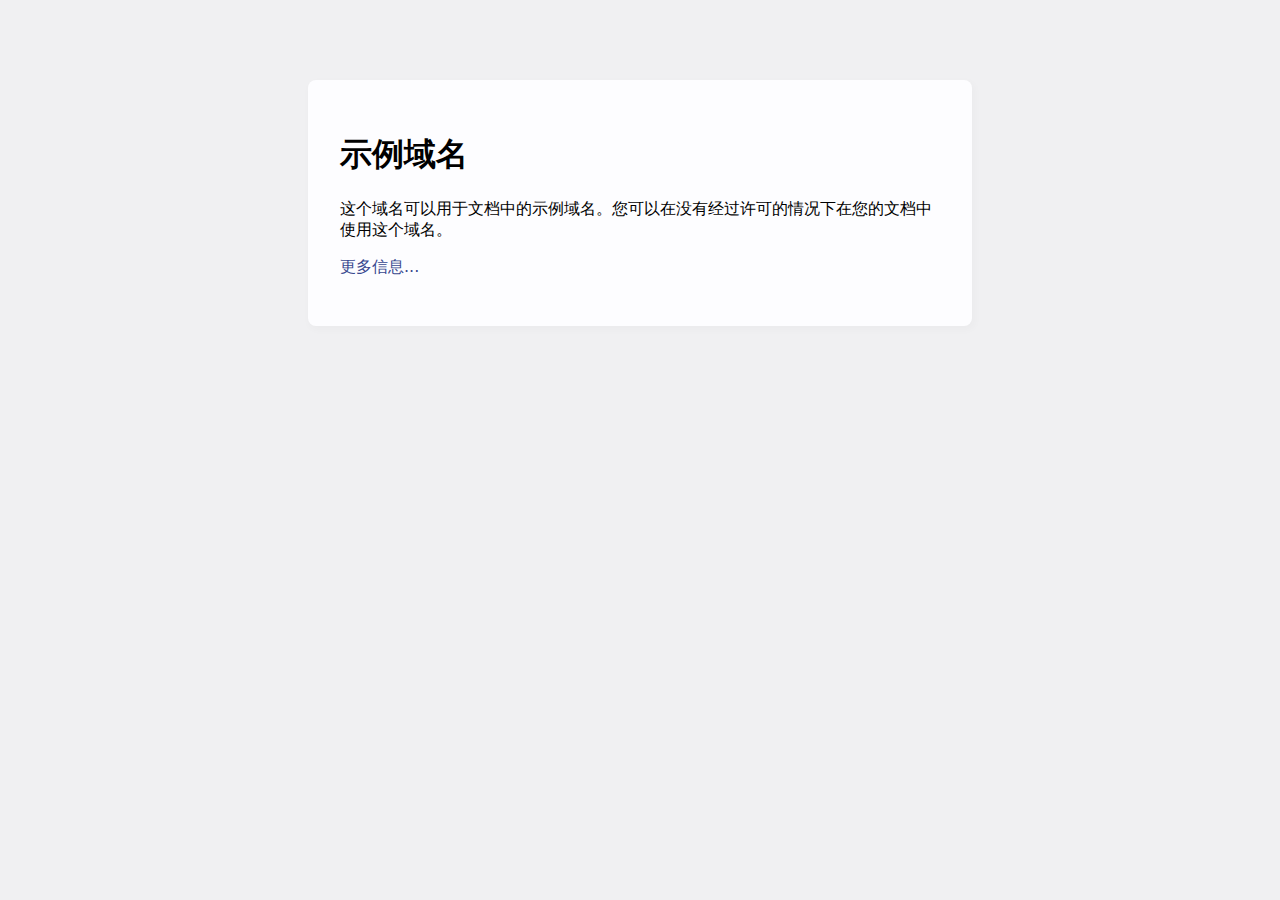
<file: index.html>
<!DOCTYPE html>
<html lang="zh_CN">

<head>
    <meta charset="UTF-8">
    <meta http-equiv="X-UA-Compatible" content="IE=edge">
    <meta name="viewport" content="width=device-width, initial-scale=1.0">
    <title>示例域名</title>
    <style type="text/css">
        body {
            background-color: #f0f0f2;
            margin: 0;
            padding: 0;
            font-family: -apple-system, system-ui, BlinkMacSystemFont, "Segoe UI", "Open Sans", "Helvetica Neue", Helvetica, Arial, sans-serif;

        }

        div {
            width: 600px;
            margin: 5em auto;
            padding: 2em;
            background-color: #fdfdff;
            border-radius: 0.5em;
            box-shadow: 2px 3px 7px 2px rgba(0, 0, 0, 0.02);
        }

        a:link,
        a:visited {
            color: #38488f;
            text-decoration: none;
        }

        @media (max-width: 700px) {
            div {
                margin: 0 auto;
                width: auto;
            }
        }
    </style>
</head>

<body>
    <div>
        <h1>示例域名</h1>
        <p>这个域名可以用于文档中的示例域名。您可以在没有经过许可的情况下在您的文档中使用这个域名。</p>
        <p><a href="More.html">更多信息...</a></p>
    </div>
</body>

</html>
</file>
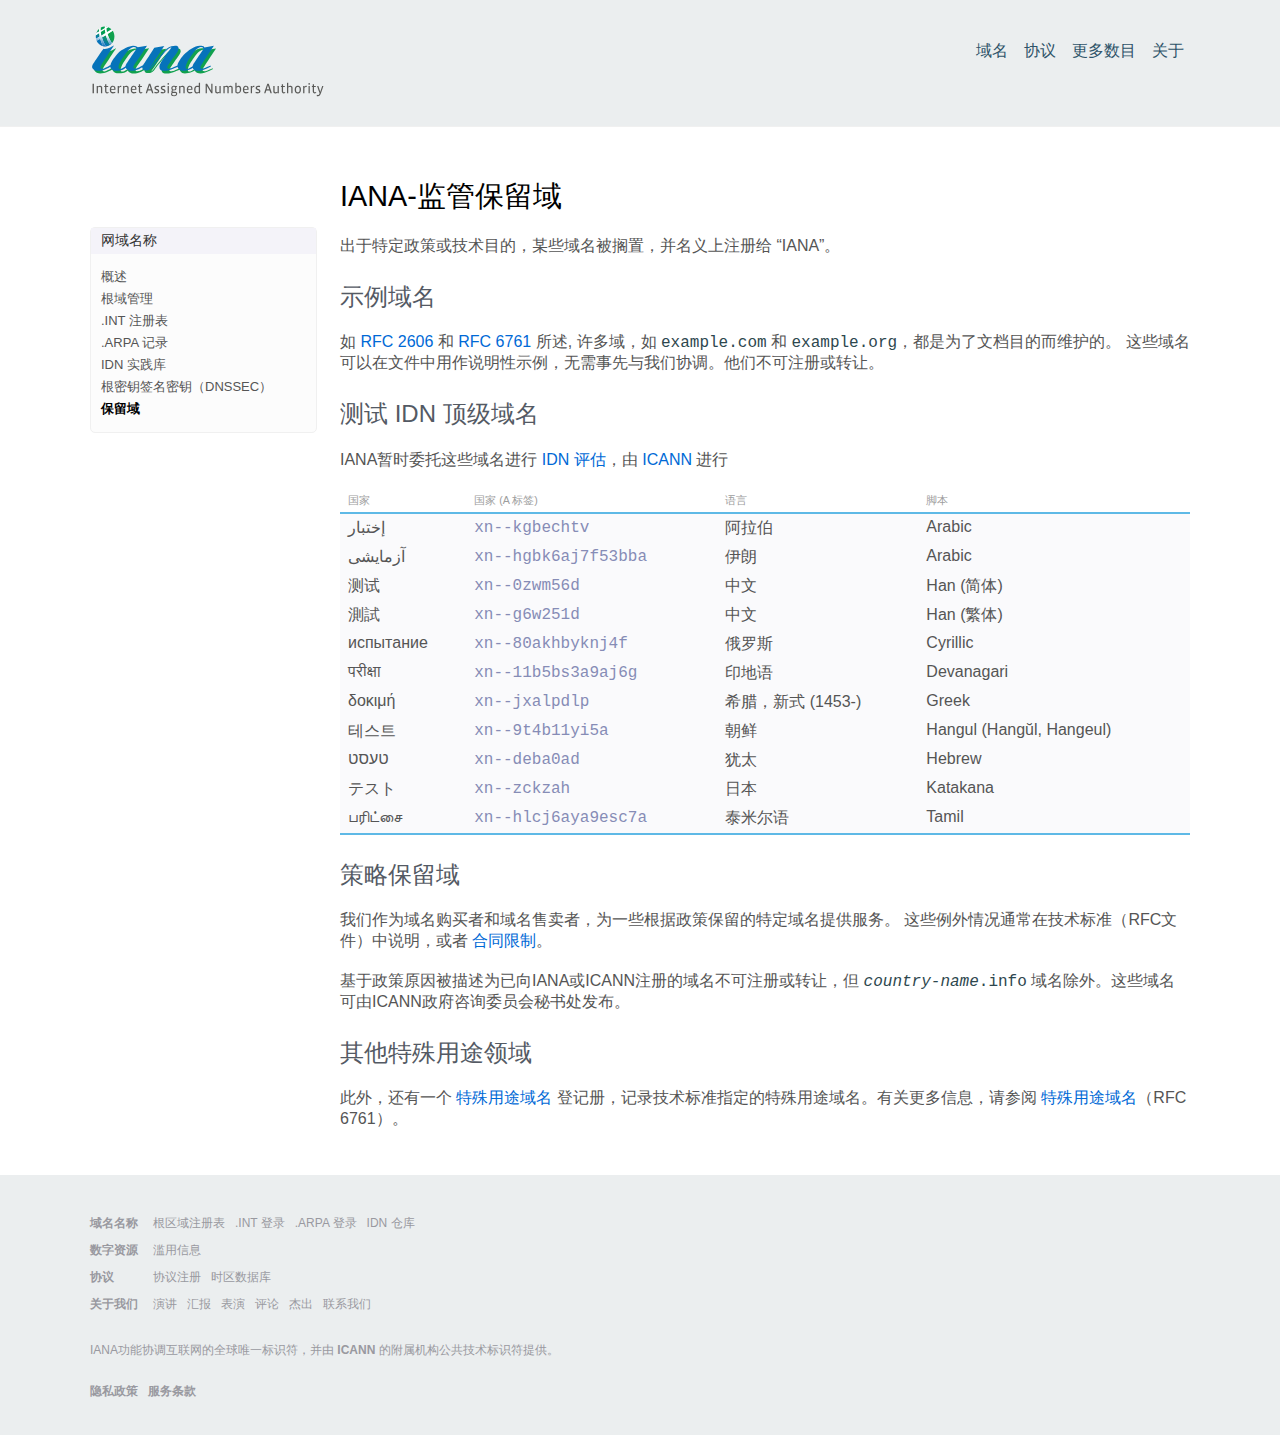
<file: More.html>
<!DOCTYPE html>
<html lang="zh_CN">

<head>
    <meta charset="UTF-8">
    <meta http-equiv="X-UA-Compatible" content="IE=edge">
    <meta name="viewport" content="width=device-width, initial-scale=1.0">
    <title>IANA-监管保留域</title>
    <link rel="stylesheet" href="css/ianaWebsite.css" />
    <link rel="shortcut icon" type="image/ico" href="bookmarkIcon.ico" />
    <script type="text/javascript" src="js/jquery.js"></script>
    <script type="text/javascript" src="js/iana.js"></script>
</head>

<body>
    <header>
        <div id="header">
            <div id="logo">
                <a href="/"><img src="iana-logo-header.svg" alt="Homepage" /></a>
            </div>
            <div class="navigation">
                <ul>
                    <li><a href="More.html">域名</a></li>
                    <li><a href="More.html">协议</a></li>
                    <li><a href="More.html">更多数目</a></li>
                    <li><a href="More.html">关于</a></li>
                </ul>
            </div>
        </div>
    </header>

    <div id="body">


        <article class="hemmed sidenav">

            <main>


                <h1>IANA-监管保留域</h1>

                <p>出于特定政策或技术目的，某些域名被搁置，并名义上注册给 &ldquo;IANA&rdquo;。</p>

                <h2>示例域名</h2>

                <p>如 <a href="More.html">RFC 2606</a> 和 <a href="More.html">RFC 6761</a> 所述,
                    许多域，如 <span class="domain label">example.com</span> 和 <span
                        class="domain label">example.org</span>，都是为了文档目的而维护的。
                    这些域名可以在文件中用作说明性示例，无需事先与我们协调。他们不可注册或转让。
                </p>

                <h2>测试 IDN 顶级域名</h2>

                <p>IANA暂时委托这些域名进行 <a href="More.html">IDN 评估</a>，由 <a href="More.html">ICANN</a> 进行</p>

                <div class="iana-table-frame">
                    <table id="arpa-table" class="iana-table">
                        <thead>
                            <tr>
                                <th>国家</th>
                                <th>国家 (A 标签)</th>
                                <th>语言</th>
                                <th>脚本</th>
                            </tr>
                        </thead>
                        <tbody>
                            <tr>
                                <td>&#1573;&#1582;&#1578;&#1576;&#1575;&#1585;</td>
                                <td><span class="domain label"><a href="More.html">XN--KGBECHTV</a></span></td>
                                <td>阿拉伯</td>
                                <td>Arabic</td>
                            </tr>
                            <tr>
                                <td>&#1570;&#1586;&#1605;&#1575;&#1740;&#1588;&#1740;</td>
                                <td><span class="domain label"><a href="More.html">XN--HGBK6AJ7F53BBA</a></span>
                                </td>
                                <td>伊朗</td>
                                <td>Arabic</td>
                            </tr>
                            <tr>
                                <td>&#27979;&#35797;</td>
                                <td><span class="domain label"><a href="More.html">XN--0ZWM56D</a></span></td>
                                <td>中文</td>
                                <td>Han (简体)</td>
                            </tr>
                            <tr>
                                <td>&#28204;&#35430;</td>
                                <td><span class="domain label"><a href="More.html">XN--G6W251D</a></span></td>
                                <td>中文</td>
                                <td>Han (繁体)</td>
                            </tr>
                            <tr>
                                <td>&#1080;&#1089;&#1087;&#1099;&#1090;&#1072;&#1085;&#1080;&#1077;</td>
                                <td><span class="domain label"><a href="More.html">XN--80AKHBYKNJ4F</a></span>
                                </td>
                                <td>俄罗斯</td>
                                <td>Cyrillic</td>
                            </tr>
                            <tr>
                                <td>&#2346;&#2352;&#2368;&#2325;&#2381;&#2359;&#2366;</td>
                                <td><span class="domain label"><a href="More.html">XN--11B5BS3A9AJ6G</a></span>
                                </td>
                                <td>印地语</td>
                                <td>Devanagari</td>
                            </tr>
                            <tr>
                                <td>&#948;&#959;&#954;&#953;&#956;&#942;</td>
                                <td><span class="domain label"><a href="More.html">XN--JXALPDLP</a></span></td>
                                <td>希腊，新式 (1453-)</td>
                                <td>Greek</td>
                            </tr>
                            <tr>
                                <td>&#53580;&#49828;&#53944;</td>
                                <td><span class="domain label"><a href="More.html">XN--9T4B11YI5A</a></span></td>
                                <td>朝鲜</td>
                                <td>Hangul (Hang&#x16D;l, Hangeul)</td>
                            </tr>
                            <tr>
                                <td>&#1496;&#1506;&#1505;&#1496;</td>
                                <td><span class="domain label"><a href="More.html">XN--DEBA0AD</a></span></td>
                                <td>犹太</td>
                                <td>Hebrew</td>
                            </tr>
                            <tr>
                                <td>&#12486;&#12473;&#12488;</td>
                                <td><span class="domain label"><a href="More.html">XN--ZCKZAH</a></span></td>
                                <td>日本</td>
                                <td>Katakana</td>
                            </tr>
                            <tr>
                                <td>&#2986;&#2992;&#3007;&#2975;&#3021;&#2970;&#3016;</td>
                                <td><span class="domain label"><a href="More.html">XN--HLCJ6AYA9ESC7A</a></span>
                                </td>
                                <td>泰米尔语</td>
                                <td>Tamil</td>
                            </tr>
                        </tbody>
                    </table>
                </div>

                <h2>策略保留域</h2>

                <p>我们作为域名购买者和域名售卖者，为一些根据政策保留的特定域名提供服务。
                    这些例外情况通常在技术标准（RFC文件）中说明，或者 <a href="More.html">合同限制</a>。</p>

                <p>基于政策原因被描述为已向IANA或ICANN注册的域名不可注册或转让，但 <span class="domain label"><i>country-name</i>.info</span>
                    域名除外。这些域名可由ICANN政府咨询委员会秘书处发布。</p>

                <h2>其他特殊用途领域</h2>

                <p>此外，还有一个 <a href="More.html">特殊用途域名</a> 登记册，记录技术标准指定的特殊用途域名。有关更多信息，请参阅 <a
                        href="More.html">特殊用途域名</a>（RFC 6761）。</p>


            </main>

            <nav id="sidenav">


                <div class="navigation_box">
                    <h2>网域名称</h2>
                    <ul>
                        <li id="nav_dom_top"><a href="More.html">概述</a></li>
                        <li id="nav_dom_root"><a href="More.html">根域管理</a></li>
                        <ul id="nav_dom_root_sub">
                            <li id="nav_dom_root_top"><a href="More.html">概述</a></li>
                            <li id="nav_dom_root_db"><a href="More.html">根数据库</a></li>
                            <li id="nav_dom_root_files"><a href="More.html">提示和区域文件</a></li>
                            <li id="nav_dom_root_manage"><a href="More.html">更改要求</a></li>
                            <li id="nav_dom_root_procedures"><a href="More.html">说明 &amp; 指南</a>
                            </li>
                            <li id="nav_dom_root_servers"><a href="More.html">根服务器</a></li>
                        </ul>
                        <li id="nav_dom_int"><a href="More.html">.INT 注册表</a></li>
                        <ul id="nav_dom_int_sub">
                            <li id="nav_dom_int_top"><a href="More.html">概述</a></li>
                            <li id="nav_dom_int_manage"><a href="More.html">注册/修改 一个 .INT 域名</a>
                            </li>
                            <li id="nav_dom_int_policy"><a href="More.html">合格标准</a></li>
                        </ul>
                        <li id="nav_dom_arpa"><a href="More.html">.ARPA 记录</a></li>
                        <li id="nav_dom_idn"><a href="More.html">IDN 实践库</a></li>
                        <ul id="nav_dom_idn_sub">
                            <li id="nav_dom_idn_top"><a href="More.html">概述</a></li>
                            <!-- <li id="nav_dom_idn_tables"><a href="/domains/idn-tables/db">数据表</a></li> -->
                            <li id="nav_dom_idn_submit"><a href="More.html">提交表格</a>
                            </li>
                        </ul>
                        <li id="nav_dom_dnssec"><a href="More.html">根密钥签名密钥（DNSSEC）</a></li>
                        <ul id="nav_dom_dnssec_sub">
                            <li id="nav_dom_dnssec_top"><a href="More.html">概述</a></li>
                            <li id="nav_dom_dnssec_ksk"><a href="More.html">信任锚和钥匙</a></li>
                            <li id="nav_dom_dnssec_ceremonies"><a href="More.html">重要的签字仪式</a>
                            </li>
                            <li id="nav_dom_dnssec_dps"><a href="More.html">策略 &amp; 步骤</a></li>
                            <li id="nav_dom_dnssec_tcrs"><a href="More.html">社区代表</a></li>
                            <li id="nav_dom_dnssec_archive"><a href="More.html">项目归档</a></li>

                        </ul>
                        <li id="nav_dom_special"><a href="More.html">保留域</a></li>
                    </ul>
                </div>


            </nav>

        </article>


    </div>

    <footer>
        <div id="footer">
            <table class="navigation">
                <tr>
                    <td class="section"><a href="More.html">域名名称</a></td>
                    <td class="subsection">
                        <ul>
                            <li><a href="More.html">根区域注册表</a></li>
                            <li><a href="More.html">.INT 登录</a></li>
                            <li><a href="More.html">.ARPA 登录</a></li>
                            <li><a href="More.html">IDN 仓库</a></li>
                        </ul>
                    </td>
                </tr>
                <tr>
                    <td class="section"><a href="More.html">数字资源</a></td>
                    <td class="subsection">
                        <ul>
                            <li><a href="More.html">滥用信息</a></li>
                        </ul>
                    </td>
                </tr>
                <tr>
                    <td class="section"><a href="More.html">协议</a></td>
                    <td class="subsection">
                        <ul>
                            <li><a href="More.html">协议注册</a></li>
                            <li><a href="More.html">时区数据库</a></li>
                        </ul>
                    </td>
                </tr>
                <tr>
                    <td class="section"><a href="More.html">关于我们</a></td>
                    <td class="subsection">
                        <ul>
                            <li><a href="More.html">演讲</a></li>
                            <li><a href="More.html">汇报</a></li>
                            <li><a href="More.html">表演</a></li>
                            <li><a href="More.html">评论</a></li>
                            <li><a href="More.html">杰出</a></li>
                            <li><a href="More.html">联系我们</a></li>
                        </ul>
                    </td>
                </tr>
            </table>

            <div id="custodian">
                <p>IANA功能协调互联网的全球唯一标识符，并由 <a href="More.html">ICANN</a> 的附属机构公共技术标识符提供。</p>
            </div>

            <div id="legalnotice">
                <ul>
                    <li><a href="More.html">隐私政策</a></li>
                    <li><a href="More.html">服务条款</a></li>
                </ul>
            </div>

        </div>
    </footer>


    <script>
        $(document).ready(function () {
            $("#nav_dom_special").addClass("selected")
            $("#nav_dom_int_sub").hide()
            $("#nav_dom_idn_sub").hide()
            $("#nav_dom_dnssec_sub").hide()
            $("#nav_dom_tools_sub").hide()
            $("#nav_dom_root_sub").hide()
        });
    </script>
</body>

</html>
</file>
<file: css/ianaWebsite.css>
@charset "UTF-8";

@font-face {
    font-family: "Noto";
    src: local("Noto Sans"), local("NotoSans");
    font-weight: 400;
}

@font-face {
    font-family: "Noto";
    src: local("Noto Sans"), local("NotoSans");
    font-weight: 400;
    font-style: italic;
}

@font-face {
    font-family: "Noto";
    font-weight: 600;
    src: local("Noto Sans Bold"), local("NotoSans-Bold");
}

@font-face {
    font-family: "Source Code Pro";
    src: local("Source Code Pro");
}

@font-face {
    font-family: "s-deva";
}

.script-deva {
    font-family: "s-deva";
}

@font-face {
    font-family: "s-hebr";
}

.script-hebr {
    font-family: "s-hebr";
}

html, body, div, span, object, iframe, h1, h2, h3, h4, h5, h6,
p, blockquote, pre, a, abbr, address, cite, code, del, dfn, em,
img, ins, kbd, q, samp, small, strong, sub, sup, var, b, i, hr,
dl, dt, dd, ol, ul, li, fieldset, form, label, legend,
table, caption, tbody, tfoot, thead, tr, th, td,
article, aside, canvas, details, figure, figcaption, hgroup,
menu, footer, header, nav, section, summary, time, mark, audio, video {
    margin: 0;
    padding: 0;
    border: 0;
    font-weight: normal;
    font-style: normal;
    font-size: 100%;
    font-family: inherit;
}

ol, ul {
    list-style: none;
}

q:before, q:after, blockquote:before, blockquote:after {
    content: "";
}

table {
    border-collapse: collapse;
    border-spacing: 0;
}

article, aside, canvas, details, figcaption, figure, figure img,
footer, header, hgroup, nav, section, audio, video {
    display: block;
}

img, a img {
    border: 0;
}

::selection, ::-moz-selection {
    background: #ffff9e;
}

img::selection, img::-moz-selection {
    background: transparent;
}

body {
    -webkit-tap-highlight-color: #ffff9e;
}

html {
    -webkit-text-size-adjust: 100%;
}

sub,
sup {
    font-size: 75%;
    line-height: 0;
    position: relative;
    vertical-align: baseline;
}

sup {
    top: -0.5em;
}

sub {
    bottom: -0.25em;
}

button, input, select, textarea {
    font-size: 100%;
    margin: 0;
    vertical-align: baseline;
    *vertical-align: middle;
}

button,
input {
    line-height: normal;
}

button::-moz-focus-inner,
input::-moz-focus-inner {
    border: 0;
    padding: 0;
}

button,
input[type=button],
input[type=reset],
input[type=submit] {
    cursor: pointer;
    -webkit-appearance: button;
}

input[type=search] {
    -webkit-appearance: textfield;
    -webkit-box-sizing: content-box;
    -moz-box-sizing: content-box;
    box-sizing: content-box;
}

input[type=search]::-webkit-search-decoration {
    -webkit-appearance: none;
}

textarea {
    overflow: auto;
    vertical-align: top;
}

html {
    background: #ebeeef;
    min-height: 100%;
}

body {
    background: #fff;
    color: #555555;
    text-align: left;
    font-size: 16px;
    font-family: Noto, "Open Sans", "Helvetica Neue", Helvetica, sans-serif;
    min-height: 100%;
}

/* Default layout  */
a:link, a:visited {
    color: #0069d6;
    text-decoration: none;
}

a:link .underline, a:visited .underline {
    text-decoration: underline;
}

p, td, th {
    margin: 1.2em 0;
}

b {
    font-weight: bold;
}

i, em {
    font-style: italic;
}

h1 {
    font-size: 28.8px;
    color: #000;
    font-weight: 500;
}

@media only screen and (max-width: 680px) {
    h1 {
        font-size: 22.4px;
    }
}

h2 {
    font-size: 24px;
    margin: 1em 0 0.5em 0;
    color: #545A64;
    font-weight: 500;
}

@media only screen and (max-width: 680px) {
    h2 {
        font-size: 19.2px;
    }
}

h3 {
    font-size: 19.2px;
    color: #000;
    font-weight: 700;
    margin-top: 1em;
}

h4 {
    color: #000;
    font-size: 16px;
    margin-top: 1em;
}

h5 {
    color: #000;
    margin-top: 1em;
    text-decoration: underline;
}

li {
    margin-left: 4em;
    margin-top: 0.5em;
}

ul {
    display: block;
    list-style: square;
    margin: 1em 0;
}

ul li {
    list-style: square;
}

ol {
    margin: 1em 0;
}

ol li {
    list-style: decimal;
}

.lettered-list li {
    list-style: lower-roman;
}

b, strong {
    font-weight: bold;
}

strong {
    color: #000;
}

blockquote {
    margin-left: 40px;
}

ol {
    list-style: decimal;
}

dt {
    font-weight: bold;
}

dd {
    margin-left: 40px;
}

td {
    padding-right: 1em;
}

pre {
    font-family: "Source Code Pro", Consolas, monospace;
}

.caps {
    text-transform: uppercase;
    font-size: 93%;
}

hr.clear {
    display: block;
    clear: both;
    visibility: hidden;
    height: 0;
    border-width: 0;
    margin: 0;
    padding: 0;
}

.numbered_report {
    margin-left: 50px;
}

.numbered_report span.nr {
    float: left;
    margin-left: -50px;
    width: 50px;
}

.numbered_report .l2 {
    margin-left: 60px;
}

.numbered_report .l2 span.nr {
    width: 60px;
    margin-left: -60px;
}

.numbered_report .l3 {
    margin-left: 130px;
}

.numbered_report .l3 span.nr {
    width: 70px;
    margin-left: -70px;
}

.avoid-break {
    white-space: nowrap;
}

.domain {
    color: #2d474e;
    white-space: nowrap;
}

.email {
    text-transform: lowercase;
    font-family: "Source Code Pro", Consolas, monospace;
}

.domain-deux {
    background: #cadee5;
    border-radius: 4px;
    border: 1px solid #cadee5;
    margin: 2px;
    color: #2d474e;
    padding: 1px 3px;
    text-transform: lowercase;
    font-family: "Source Code Pro", Consolas, monospace;
}

.domain-deux a:link, .domain-deux a:visited {
    text-decoration: none;
    color: #2d474e;
}

.label {
    text-transform: lowercase;
    font-family: "Source Code Pro", Consolas, monospace;
    white-space: nowrap;
}

.label a:link, .label a:visited {
    text-decoration: none;
    color: #868cb6;
}

.panel_information {
    background-color: #cceeff;
    margin-top: 1em;
    border-top: 1px solid #b4c8dd;
    border-bottom: 1px solid #b4c8dd;
    padding: 10px;
}

.panel_information.icon {
    padding: 10px 10px 10px 60px;
    background-repeat: no-repeat;
    background-position: 10px 10px;
    padding: 10px 10px 10px 60px;
    min-height: 45px;
}

.panel_warning {
    background-color: #fff1bb;
    margin-top: 1em;
    border-top: 1px solid #f2de32;
    border-bottom: 1px solid #f2de32;
    padding: 10px;
}

.panel_error {
    background-color: #ffcfca;
    background-repeat: no-repeat;
    margin-top: 1em;
    border-top: 1px solid #f2896c;
    border-bottom: 1px solid #f2896c;
    padding: 10px;
}

.panel_error h2 {
    margin: 0;
    padding: 0;
    font-size: 14px;
}

.panel_error p, .panel_error ul {
    margin: 0;
}

.panel_error li {
    margin: 0 20px;
}

.excerpt {
    background: #fffff0;
    padding: 20px;
    border: 1px solid #f0f0d0;
}

.footnote-ref {
    border: 1px solid #666;
    border-radius: 3px;
    vertical-align: super;
    padding: 0px 2px;
    font-size: 10px;
    margin-left: 2px;
}

.footnote-ref:link, .footnote-ref:visited {
    text-decoration: none;
    color: #000;
}

.footnote-index {
    width: 30px;
    display: inline-block;
    text-indent: 0;
}

.footnote-index:after {
    content: ".";
}

.footnote {
    margin-left: 30px;
    text-indent: -30px;
    padding-bottom: 5px;
}

.email-address {
    font-weight: bold;
    white-space: nowrap;
}

#website-error {
    padding: 50px 10px;
}

#website-error h1 {
    color: #883745;
}

.force-rtl {
    direction: rtl;
}

.force-rtl:before {
    content: "‏";
}

.force-rtl:after {
    content: "‎";
}

.rfcref {
    background: #f0f0f8;
    border-radius: 4px;
    margin: 0px 2px 0px 0px;
    color: #2b3037;
    padding: 1px 4px;
    white-space: nowrap;
}

.rfcref a:link, .rfcref a:visited {
    text-decoration: none;
    color: #2b3037;
}

/* @group Header Section */
header {
    width: 100%;
    background: #ebeeef;
    border-bottom: 1px solid #f0f0f0;
}

header.header_white {
    background: #fff;
}

#header {
    max-width: 1100px;
    margin: 0 auto;
    padding: 25px 50px;
}

@media only screen and (max-width: 680px) {
    #header {
        padding: 25px 25px;
    }
}

#header:before, #header:after {
    display: table;
    content: "";
    line-height: 0;
}

#header:after {
    clear: both;
}

#header #logo {
    float: left;
}

@media only screen and (max-width: 680px) {
    #header #logo img {
        width: 75%;
        height: 75%;
    }
}

#header .navigation {
    text-align: right;
    float: right;
}

@media only screen and (max-width: 680px) {
    #header .navigation {
        display: none;
    }
}

#header .navigation li {
    list-style: none;
    display: inline;
    float: left;
    margin: 0;
}

#header .navigation li a {
    margin-left: 4px;
    padding: 4px 6px;
    text-decoration: none;
    font-size: 1em;
}

#header .navigation li a:link, #header .navigation li a:visited {
    color: #2e5369;
}

#header .navigation li a:hover {
    color: rgba(92, 166, 210, 0.8);
    transition: color 150ms ease-in;
}

article.hemmed {
    width: 1100px;
    margin: 0 auto;
}

@media only screen and (max-width: 1199px) {
    article.hemmed {
        width: auto;
    }
}

article.sidenav {
    display: flex;
    flex-direction: row-reverse;
    padding: 25px 50px;
}

@media only screen and (max-width: 680px) {
    article.sidenav {
        padding: 25px 25px;
    }
}

main {
    flex-grow: 1;
    flex-basis: 0;
    margin-top: 25px;
}

@media only screen and (max-width: 680px) {
    main {
        margin-top: 0;
    }
}

#sidenav {
    flex-basis: 0;
    width: 250px;
    margin: 75px 0 0 0;
    font-size: 12px;
}

@media only screen and (max-width: 680px) {
    #sidenav {
        display: none;
    }
}

#sidenav .navigation_box {
    border: 1px #f0f0f0 solid;
    border-radius: 5px;
    width: 225px;
    margin-right: 25px;
    background: #fcfcfc;
}

#sidenav a {
    text-decoration: none;
    color: inherit;
}

#sidenav ul {
    list-style: none;
}

#sidenav ul ul {
    margin: 0;
}

#sidenav ul ul li {
    padding: 2px 30px;
    font-size: 11px;
}

#sidenav li {
    list-style: none;
    margin: 0px 0 0 0px;
    padding: 2px 10px;
    font-size: 13px;
    font-color: #999;
}

#sidenav li.selected {
    font-weight: 700;
}

#sidenav li.selected:hover {
    -webkit-transition: none;
    background: inherit;
}

#sidenav li.selected>a {
    color: #000;
    font-weight: 700;
}

#sidenav li:hover {
    background: #f3f3f3;
    -webkit-transition: background 150ms ease-in;
}

#sidenav h2 {
    background: #f4f3f9;
    padding: 4px 10px;
    margin-top: 0;
    font-size: 14px;
    color: #333;
    font-weight: normal;
}

footer {
    width: 100%;
    background: #ebeeef;
    padding: 25px 0;
}

@media only screen and (max-width: 680px) {
    footer {
        padding: 10px 0 10px;
    }
}

#footer {
    max-width: 1200px;
    margin: 0px auto;
    color: #9999a0;
    font-size: 12px;
}

#footer .navigation {
    margin: 10px 50px;
}

@media only screen and (max-width: 680px) {
    #footer .navigation {
        margin: 10px 25px;
    }
}

#footer .navigation:link, #footer .navigation:visited {
    color: rgba(92, 166, 210, 0.8);
    -webkit-transition: color 150ms ease-in;
}

#footer .navigation td.section {
    padding: 5px 10px 5px 0;
    vertical-align: top;
}

#footer .navigation td.section a:link, #footer .navigation td.section a:visited {
    color: #9999a0;
    text-decoration: none;
    font-weight: bold;
}

#footer .navigation td.section a:hover {
    color: rgba(92, 166, 210, 0.8);
    -webkit-transition: color 150ms ease-in;
}

#footer .navigation td.subsection {
    padding: 5px 0px 5px 0;
}

#footer .navigation td.subsection a:link, #footer .navigation td.subsection a:visited {
    color: #9999a0;
    text-decoration: none;
}

#footer .navigation td.subsection a:hover {
    color: rgba(92, 166, 210, 0.8);
    -webkit-transition: color 150ms ease-in;
}

#footer .navigation ul {
    margin: 0;
}

#footer .navigation li {
    list-style: none;
    display: inline;
    float: left;
    margin: 0 5px 0 5px;
}

#footer #custodian {
    margin: 10px 50px;
    color: #9999a0;
}

@media only screen and (max-width: 680px) {
    #footer #custodian {
        margin: 10px 25px;
    }
}

#footer #custodian:before, #footer #custodian:after {
    display: table;
    content: "";
    line-height: 0;
}

#footer #custodian:after {
    clear: both;
}

#footer #custodian a {
    white-space: nowrap;
}

#footer #custodian a:link, #footer #custodian a:visited {
    color: #9999a0;
    text-decoration: none;
    font-weight: bold;
}

#footer #custodian a:hover {
    color: rgba(92, 166, 210, 0.8);
    -webkit-transition: color 150ms ease-in;
}

@media only screen and (max-width: 680px) {
    #footer #custodian a {
        white-space: inherit;
    }
}

#footer #custodian p {
    box-sizing: border-box;
}

#footer #custodian td:first, #footer #custodian p {
    padding: 0;
}

#footer #legalnotice {
    margin: 10px 50px;
    color: #9999a0;
}

@media only screen and (max-width: 680px) {
    #footer #legalnotice {
        margin: 10px 25px;
    }
}

#footer #legalnotice:before, #footer #legalnotice:after {
    display: table;
    content: "";
    line-height: 0;
}

#footer #legalnotice:after {
    clear: both;
}

#footer #legalnotice a {
    white-space: nowrap;
}

#footer #legalnotice a:link, #footer #legalnotice a:visited {
    color: #9999a0;
    text-decoration: none;
    font-weight: bold;
}

#footer #legalnotice a:hover {
    color: rgba(92, 166, 210, 0.8);
    -webkit-transition: color 150ms ease-in;
}

@media only screen and (max-width: 680px) {
    #footer #legalnotice a {
        white-space: inherit;
    }
}

#footer #legalnotice p {
    box-sizing: border-box;
}

#footer #legalnotice ul {
    margin: 0;
}

#footer #legalnotice li {
    list-style: none;
    display: inline;
    float: left;
    margin: 0 10px 0 0px;
}

#footer #legalnotice td:first, #footer #legalnotice p {
    padding: 0;
}

.section_ianatable {
    background-color: #f0f0f0;
    border: 1px solid #e0e0e0;
    padding: 10px;
    margin: 30px 0;
}

.iana-table {
    width: 100%;
    border-bottom: 2px solid #5eb9e6;
}

.iana-table td {
    padding: 4px 8px 4px 4px;
    vertical-align: top;
    background: #fafafc;
}

.iana-table td:first-child {
    padding-left: 8px;
}

@media only screen and (max-width: 680px) {
    .iana-table td {
        padding: 2px 10px;
        vertical-align: top;
        display: block;
        margin: 0;
    }
}

.iana-table thead tr {
    border-left: none;
    border-right: none;
}

.iana-table th {
    padding: 4px 8px 4px 4px;
    color: #9d9d9d;
    font-size: 8pt;
    text-transform: uppercase;
    border-bottom: 2px solid #5eb9e6;
    vertical-align: bottom;
}

.iana-table th:first-child {
    padding-left: 8px;
}

@media only screen and (max-width: 680px) {
    .iana-table th {
        display: none;
    }
}

@media only screen and (max-width: 680px) {
    .iana-table tr {
        margin: 1em;
        border-bottom: 1px solid #5eb9e6;
    }
}

.iana-table tr:last {
    border-bottom: 2px solid #5eb9e6;
}

.iana-table tr:hover td {
    background-color: #f0f0f8;
}

.iana-table-navigation {
    background-color: #e0e0e0;
    padding: 5px;
    text-align: center;
}

form.framed {
    background: #f0f0f0;
}

form li {
    margin: 0;
}

form p {
    margin: 6px 30px 6px 10px;
}

#form {
    max-width: 1100px;
    padding: 25px 50px;
    margin: 0 auto;
}

@media only screen and (max-width: 680px) {
    #form {
        padding: 25px 25px;
    }
}

.instructions {
    margin: 20px;
}

.form_sheet {
    background: #fcfcfc;
    border: 1px solid #ccc;
}

.form-field {
    background: #f0f0f0;
    padding: 10px 0px;
    margin: 0px 10px 10px;
    border-radius: 4px;
}

.required {
    font-size: 10px;
    font-color: #666;
    margin-top: -5px;
    display: block;
}

@media only screen and (max-width: 680px) {
    .required {
        display: inline;
    }

    .required:before {
        content: " (";
    }

    .required:after {
        content: ")";
    }
}

.no_navigation {
    margin-top: 60px;
    margin-bottom: 60px;
}

fieldset {
    padding-top: 10px;
}

fieldset h2 {
    display: block;
    margin: 10px 10px 5px 10px;
    font-size: 18px;
    font-weight: normal;
    color: #404040;
}

.field:before, .field:after {
    display: table;
    content: "";
    line-height: 0;
}

.field:after {
    clear: both;
}

label {
    padding-top: 6px;
    font-size: 13px;
    font-weight: bold;
    line-height: 18px;
    float: left;
    width: 180px;
    text-align: right;
    color: #404040;
}

@media only screen and (max-width: 680px) {
    label {
        float: none;
        padding-left: 10px;
    }
}

div.input {
    margin-left: 200px;
}

@media only screen and (max-width: 680px) {
    div.input {
        margin-left: 10px;
    }
}

div.input p {
    margin-left: 0px;
}

input[type=checkbox],
input[type=radio] {
    cursor: pointer;
}

input,
textarea,
select,
.uneditable-input {
    display: inline-block;
    width: 100%;
    max-width: calc(100% - 20px);
    padding: 4px;
    font-size: 13px;
    line-height: 20px;
    color: gray;
    border: 1px solid #ccc;
    border-radius: 3px;
}

/* mini reset for non-html5 file types */
input[type=checkbox],
input[type=radio] {
    width: auto;
    height: auto;
    padding: 0;
    margin: 3px 0;
    line-height: normal;
    border: none;
}

input[type=file] {
    background-color: #fff;
    padding: initial;
    border: initial;
    line-height: initial;
    box-shadow: none;
}

input[type=button],
input[type=reset],
input[type=submit] {
    width: auto;
    height: auto;
}

select,
input[type=file] {
    line-height: 30px;
}

textarea {
    height: auto;
}

.uneditable-input {
    background-color: #eee;
    display: block;
    border-color: #ccc;
    box-shadow: inset 0 1px 2px rgba(0, 0, 0, 0.075);
}

:-moz-placeholder {
    color: #bfbfbf;
}

::-webkit-input-placeholder {
    color: #bfbfbf;
}

input,
select, textarea {
    transition: border linear 0.2s, box-shadow linear 0.2s;
    box-shadow: inset 0 1px 3px rgba(0, 0, 0, 0.1);
}

input:focus,
textarea:focus {
    outline: none;
    border-color: rgba(82, 168, 236, 0.8);
    box-shadow: "inset 0 1px 3px rgba(0,0,0,.1), 0 0 8px rgba(82,168,236,.6";
}

form div.error {
    background: #fae5e3;
    padding: 10px 0px;
    margin: 0px 10px 10px;
    border-radius: 4px;
}

form div.error>label,
form div.error span.help-inline,
form div.error span.help-block {
    color: #9d261d;
}

form div.error input,
form div.error textarea {
    border-color: #c87872;
    box-shadow: 0 0 3px rgba(171, 41, 32, 0.25);
}

form div.error input:focus,
form div.error textarea:focus {
    border-color: #b9554d;
    box-shadow: 0 0 6px rgba(171, 41, 32, 0.5);
}

form div.error .input-prepend span.add-on,
form div.error .input-append span.add-on {
    background: #f4c8c5;
    border-color: #c87872;
    color: #b9554d;
}

.input-mini, input.mini, textarea.mini, select.mini {
    width: 60px;
}

.input-small, input.small, textarea.small, select.small {
    width: 90px;
}

.input-medium, input.medium, textarea.medium, select.medium {
    width: 150px;
}

.input-large, input.large, textarea.large, select.large {
    width: 210px;
}

.input-xlarge, input.xlarge, textarea.xlarge, select.xlarge {
    width: 270px;
}

.input-xxlarge, input.xxlarge, textarea.xxlarge, select.xxlarge {
    width: 530px;
}

textarea.xxlarge {
    overflow-y: scroll;
}

input[readonly]:focus,
textarea[readonly]:focus,
input.disabled {
    background: #f5f5f5;
    border-color: #ddd;
    box-shadow: none;
}

.actions {
    background: #f5f5f5;
    margin-top: 20px;
    padding: 20px 20px 20px 210px;
    border-top: 1px solid #ddd;
    border-radius: 0 0 3px 3px;
}

.actions .secondary-action {
    float: right;
}

.actions .secondary-action a {
    line-height: 30px;
}

.actions .secondary-action a:hover {
    text-decoration: underline;
}

@media only screen and (max-width: 680px) {
    .actions {
        padding-left: 20px;
    }
}

.help-inline,
.help-block {
    font-size: 12px;
    color: #444;
    margin: 10px 0px;
}

.help-inline {
    display: block;
}

.help-block {
    display: block;
    max-width: 600px;
}

.inline-inputs {
    color: gray;
}

.inline-inputs span, .inline-inputs input {
    display: inline-block;
}

.inline-inputs input.mini {
    width: 60px;
}

.inline-inputs input.small {
    width: 90px;
}

.inline-inputs span {
    padding: 0 2px 0 1px;
}

.inputs-list {
    margin: 0 0 5px;
    width: 100%;
}

.inputs-list li {
    display: block;
    padding: 0;
    width: 100%;
}

.inputs-list li label {
    display: block;
    float: none;
    width: auto;
    padding: 0;
    line-height: 20px;
    text-align: left;
    white-space: normal;
}

.inputs-list li label strong {
    color: gray;
}

.inputs-list li label small {
    font-size: 12px;
    font-weight: normal;
}

.inputs-list li ul.inputs-list {
    margin-left: 25px;
    margin-bottom: 10px;
    padding-top: 0;
}

.inputs-list li:first-child {
    padding-top: 5px;
}

.inputs-list input[type=radio],
.inputs-list input[type=checkbox] {
    margin-bottom: 0;
}

button, .button, .button:link, .button:visited, input[type=button],
input[type=reset], input[type=submit] {
    display: inline-block;
    white-space: nowrap;
    cursor: pointer;
    font-size: 13px;
    line-height: normal;
    text-align: center;
    text-decoration: none;
    border-radius: 3px;
    margin: 0;
    padding: 5px 9px;
    font-color: #333;
    font-family: Noto, "Open Sans", "Helvetica Neue", Helvetica, sans-serif;
    border: 1px solid #afafaf;
    text-shadow: 0 1px 0 rgba(255, 255, 255, 0.4);
    background: #8ae68a;
    background: linear-gradient(to bottom, #f3f3f3 0%, #dedede 100%);
    color: #6b635b;
    box-shadow: rgba(255, 255, 255, 0) 0 0 1px 0 0 0 0 1px inset, #fff 0 1px 0 0;
    border-color: #dedede #c5c5c5 #afafaf;
}

button:active, .button:active, .button:link:active, .button:visited:active, input[type=button]:active,
input[type=reset]:active, input[type=submit]:active {
    border-color: #a29e92 #b2afa5 #b2afa5;
    box-shadow: rgba(255, 255, 255, 0) 0 0 1px 0 0 1px 3px 0 inset, #fff 0 1px 0 0;
}

button:hover, .button:hover, .button:link:hover, .button:visited:hover, input[type=button]:hover,
input[type=reset]:hover, input[type=submit]:hover {
    background-linear-gradient: top, #f5f5f5, #e3e3e3;
    box-shadow: #fc0 0 0 1px 0 0 0 0 1px inset, #fff 0 1px 0 0;
}

button.arrow:after, .button.arrow:after, .button:link.arrow:after, .button:visited.arrow:after, input[type=button].arrow:after,
input[type=reset].arrow:after, input[type=submit].arrow:after {
    content: " ▶";
}

button.small, .button.small, .button:link.small, .button:visited.small, input[type=button].small,
input[type=reset].small, input[type=submit].small {
    font-size: 11px;
    padding: 2px 4px;
}

button.green, .button.green, .button:link.green, .button:visited.green, input[type=button].green,
input[type=reset].green, input[type=submit].green {
    color: #4b634b;
    text-shadow: 0 1px 0 rgba(255, 255, 255, 0.4);
    background: #ebeae6;
    background: linear-gradient(to bottom, #d3efd3 0%, #bedebe 100%);
    box-shadow: rgba(255, 255, 255, 0) 0 0 1px 0 0 0 0 1px inset, #fff 0 1px 0 0;
    border: 1px solid #60ff60;
    border-color: #aedeae #95c595 #7faf7f;
}

button.green:hover, .button.green:hover, .button:link.green:hover, .button:visited.green:hover, input[type=button].green:hover,
input[type=reset].green:hover, input[type=submit].green:hover {
    background: linear-gradient(to bottom, #d9f5d9 0%, #c9e3c9 100%);
    box-shadow: #fc0 0 0 1px 0 0 0 0 1px inset, #fff 0 1px 0 0;
}

button.red, .button.red, .button:link.red, .button:visited.red, input[type=button].red,
input[type=reset].red, input[type=submit].red {
    color: #834b4b;
    text-shadow: 0 1px 0 rgba(255, 255, 255, 0.4);
    background: #ebeae6;
    background: linear-gradient(to bottom, #efd3d3 0%, #debebe 100%);
    box-shadow: rgba(255, 255, 255, 0) 0 0 1px 0 0 0 0 1px inset, #fff 0 1px 0 0;
    border: 1px solid #ff6060;
    border-color: #deaeae #c59595 #af7f7f;
}

button.red:hover, .button.red:hover, .button:link.red:hover, .button:visited.red:hover, input[type=button].red:hover,
input[type=reset].red:hover, input[type=submit].red:hover {
    background: linear-gradient(to bottom, #f5d9d9 0%, #e3c9c9 100%);
    box-shadow: #fc0 0 0 1px 0 0 0 0 1px inset, #fff 0 1px 0 0;
}

.button-well {
    text-align: right;
}

.whois-input {
    width: calc(100% - 200px);
}

.homepage header {
    background: #fff;
    margin: 0;
    padding: 20px;
    box-sizing: border-box;
    border: 0;
}

.homepage header h1 {
    display: block;
    text-align: center;
    margin: 0px auto;
    height: 175px;
    width: 450px;
}

@media only screen and (max-width: 680px) {
    .homepage header h1 {
        margin: 0;
        width: 128px;
        height: 50px;
    }
}

.homepage header h1 span {
    display: none;
}

.homepage header #intro {
    width: 570px;
    margin: 0px auto;
    padding: 10px 0 0 0;
    color: #77797c;
}

@media only screen and (max-width: 1199px) {
    .homepage header #intro {
        margin: 0;
        width: auto;
    }
}

.homepage header #intro p {
    margin: 0;
    box-sizing: border-box;
}

.homepage header a:link {
    text-decoration: none;
}

.homepage footer {
    text-align: left;
    padding: 20px 0 0 0;
    margin: 0px auto;
}

@media only screen and (max-width: 1199px) {
    .homepage #footer {
        width: auto;
    }
}

.homepage #main {
    width: 100%;
    padding: 25px 0 25px 0;
    background: rgba(223, 227, 230, 0.2);
}

@media only screen and (max-width: 1199px) {
    .homepage #main {
        padding: 20px 0;
        margin: 0;
    }
}

.homepage #home-functions {
    width: 1100px;
    margin: 0px auto;
}

@media only screen and (max-width: 1199px) {
    .homepage #home-functions {
        width: auto;
        margin: 0 20px;
    }
}

.homepage #home-panels {
    display: flex;
    flex-direction: row;
    margin: 0 -10px 20px -10px;
}

@media only screen and (max-width: 680px) {
    .homepage #home-panels {
        flex-direction: column;
    }
}

.homepage .home-panel {
    flex-grow: 1;
    flex-basis: 0;
    padding: 10px;
    margin: 10px;
    clear: none;
    background: #fff;
    box-shadow: 0 2px 4px 0 rgba(0, 0, 0, 0.16);
    border-radius: 8px;
    min-height: 20em;
}

.homepage .home-panel h2 {
    color: #345;
    text-align: center;
    font-size: 18px;
    margin: 10px 0;
}

.homepage #home-panel-search {
    box-shadow: 0 2px 4px 0 rgba(0, 0, 0, 0.16);
    margin: 0;
}

.homepage #home-panel-news {
    clear: both;
    padding: 10px;
    background-color: #eec;
    border: 1px solid #bbb;
    margin-bottom: 40px;
}

.homepage #home-news {
    clear: both;
    margin-bottom: 20px;
    padding: 0px 15px 15px 15px;
    background: #e0f3e8;
    border: 1px solid rgba(0, 0, 0, 0.1);
}

.homepage #home-news h1 {
    font-size: 14px;
    margin-bottom: 0;
    display: inline;
}

.homepage #home-news h1:after {
    content: ": ";
}

.homepage #home-news a:link, .homepage #home-news a:visited {
    font-color: #cfc;
}

.homepage #home-news .headline {
    font-weight: bold;
    font-size: 14px;
}

.homepage li {
    margin-left: 2em;
    margin-top: 0;
}

/* Removes weird artefacts in the Google Search Box */
input.gsc-input {
    box-shadow: none;
    background-image: none;
}

#performance-title {
    background-color: #f3f4f5;
    border-bottom: 1px solid #e0e1e2;
}

#performance-title h1 {
    color: #545A64;
    font-size: 24pt;
    font-weight: 300;
}

.hemmed-panel {
    max-width: 1100px;
    padding: 25px 50px;
    margin: 0 auto;
}

@media only screen and (max-width: 680px) {
    .hemmed-panel {
        padding: 25px 25px;
    }
}

#performance-aag {
    background-color: #edeff0;
}

#performance-aag h2 {
    color: #545a64;
}

#performance-aag-keyareas {
    display: flex;
    flex-direction: row;
    margin: -10px;
}

@media only screen and (max-width: 680px) {
    #performance-aag-keyareas {
        flex-direction: column;
    }
}

#performance-aag-keyareas>div {
    flex-grow: 1;
    flex-basis: 0;
    margin: 25px 10px;
}

.performance-aag-panel {
    padding: 10px;
    background: #fff;
    margin: 25px 0;
    box-shadow: 0 2px 4px 0 rgba(0, 0, 0, 0.16);
    border-radius: 8px;
}

.performance-aag-panel h3 {
    margin: 10px;
    color: #545a64;
    font-weight: 500;
}

.performance-aag-panel table {
    margin: 10px;
}

#performance-report-grid {
    display: grid;
    grid-gap: 25px;
    overflow: hidden;
    grid-template-columns: repeat(auto-fit, minmax(400px, 1fr));
    grid-auto-flow: dense;
}

.performance-report-item p {
    margin-top: 0.5em;
}

.perf-panel-icon {
    vertical-align: top;
    padding-top: 5px;
}

.perf-panel-result {
    font-size: 30px;
    margin: 0;
    padding-top: 0;
}

#performance-review-table .explanation {
    font-size: 11px;
    color: #667;
    padding: 5px 20px;
}

#performance-review-table .active .review-status {
    color: #484;
}

#performance-review-table .active a:link.button, #performance-review-table .active a:visited.button {
    color: #666;
}

#performance-review-table td, #performance-review-table th {
    padding-left: 5px;
}

#protocols-table td {
    padding-left: 20px;
}

#protocols-table .iana-protocol-group td {
    padding-left: 0;
    font-weight: bold;
}

#rir-map img {
    float: left;
}

#rir-map table {
    float: right;
    width: 320px;
}

#rir-map:before, #rir-map:after {
    display: table;
    content: "";
    line-height: 0;
}

#rir-map:after {
    clear: both;
}

@media only screen and (max-width: 680px) {
    #rir-map img, #rir-map table {
        float: none;
    }
}

#timezone_version {
    padding-bottom: 10px;
}

#timezone_version #version {
    font-size: 24px;
}

#timezone_version #date {
    color: #999;
}

.ceremony-time {
    font-size: 18px;
    display: block;
}

.ceremony-overview {
    width: 100%;
    border-top: 1px solid #555;
    border-bottom: 1px solid #555;
    margin-bottom: 15px;
}

.ceremony-overview td {
    padding: 8px 8px 4px 4px;
    vertical-align: top;
}

.ceremony-overview td:first-child {
    padding-left: 0;
    color: #888;
}

@media only screen and (max-width: 680px) {
    .ceremony-overview td {
        padding: 2px 0px;
        vertical-align: top;
        display: block;
        margin: 0;
    }
}

.ceremony-overview tr:last-child td {
    padding-bottom: 8px;
}

.ceremony-attendance {
    width: 100%;
    margin-bottom: 15px;
}

.ceremony-attendance td {
    padding: 8px 8px 8px 4px;
    vertical-align: top;
}

.ceremony-attendance td:first-child {
    padding-left: 0;
    color: #888;
}

@media only screen and (max-width: 680px) {
    .ceremony-attendance td {
        padding: 2px 0px;
        vertical-align: top;
        display: block;
        margin: 0;
    }
}

.ceremony-agenda {
    width: 100%;
    border-bottom: 1px solid #888;
    margin-bottom: 15px;
}

.ceremony-agenda td {
    padding: 4px 8px 4px 4px;
    vertical-align: top;
}

@media only screen and (max-width: 680px) {
    .ceremony-agenda td {
        padding: 2px 0px;
        vertical-align: top;
        display: block;
        margin: 0;
    }
}

.ceremony-agenda th {
    padding: 4px 8px 4px 4px;
    color: #888;
    font-size: 8pt;
    border-bottom: 1px solid #888;
    vertical-align: bottom;
}

@media only screen and (max-width: 680px) {
    .ceremony-agenda th {
        display: none;
    }
}

.ceremony-agenda tr:last-child td {
    padding-bottom: 8px;
}

.ceremony-status {
    color: #9a9a9a;
}

.ceremony-status .postponed {
    color: #ef8582;
}

.ceremony-live {
    background: #efefef;
    margin-top: 10px;
    padding: 10px;
}

.ceremony-live .title {
    font-size: 24px;
}

.ceremony-live .title a:link, .ceremony-live .title a:visited {
    color: #ff674f;
}

.ceremony-live .icon {
    color: #ff674f;
    position: relative;
    top: -3px;
    font-size: 22px;
    animation: pulse 2s ease-in-out infinite;
}

@keyframes pulse {
    0% {
        color: #ff674f;
    }

    50% {
        color: #6f2a21;
    }

    100% {
        color: #ff674f;
    }
}

.ceremony-live p {
    margin-top: 6px;
    margin-bottom: 6px;
}

.attestation-cover img {
    border: 2px solid #536099;
}

.attestation-cover p {
    text-align: center;
    margin-top: 2px;
    font-size: 8pt;
}

.small-note {
    font-size: 8pt;
}

#inr-report .time_period {
    font-size: 14pt;
}

#inr-report h1 {
    margin: 0;
    font-weight: 600;
}

#inr-report h2 {
    margin: 30pt 0 10pt 0;
    font-weight: 600;
    font-size: 18pt;
}

#inr-report p {
    margin: 0;
    font-weight: 400;
    font-size: 10pt;
}

#inr-report table.requests {
    width: 100%;
    border-collapse: collapse;
}

#inr-report table.requests th {
    font-weight: bold;
    border-bottom: 1px solid #fff;
    background: #eee;
}

#inr-report table.requests th, #inr-report table.requests td {
    font-size: 11pt;
    padding: 4pt 10pt;
    text-align: left;
    vertical-align: top;
    border: 1px solid #ccc;
}

#inr-report table.breakdown {
    width: auto;
}

#inr-report table.breakdown th, #inr-report table.breakdown td {
    padding: 1px;
    border: none;
    font-size: 11pt;
}

#inr-report table.breakdown .date-prefix {
    white-space: nowrap;
    padding-right: 15pt;
    color: #444;
}

#inr-report .gap {
    font-size: 9pt;
    color: #999;
}

#inr-report .gap span {
    padding-bottom: 8pt;
}

#inr-report .button {
    float: right;
    border: 1px solid #77b8ff;
    padding: 2pt 4pt;
    border-radius: 5px;
    font-size: 10px;
    color: #59a3ff;
    cursor: pointer;
}

#inr-report .time_taken_glyph {
    margin-right: 3px;
    margin-left: 8pt;
}

.help-article .last-updated {
    padding-top: 30px;
    color: #999;
    font-size: 9pt;
}

.help-article table {
    width: 100%;
    border-bottom: 2px solid #5eb9e6;
}

.help-article table td {
    padding: 4px 8px 4px 4px;
    vertical-align: top;
    background: #fafafc;
}

.help-article table td:first-child {
    padding-left: 8px;
}

@media only screen and (max-width: 680px) {
    .help-article table td {
        padding: 2px 10px;
        vertical-align: top;
        display: block;
        margin: 0;
    }
}

.help-article table thead tr {
    border-left: none;
    border-right: none;
}

.help-article table th {
    padding: 4px 8px 4px 4px;
    color: #9d9d9d;
    font-size: 8pt;
    text-transform: uppercase;
    border-bottom: 2px solid #5eb9e6;
    vertical-align: bottom;
}

.help-article table th:first-child {
    padding-left: 8px;
}

@media only screen and (max-width: 680px) {
    .help-article table th {
        display: none;
    }
}

@media only screen and (max-width: 680px) {
    .help-article table tr {
        margin: 1em;
        border-bottom: 1px solid #5eb9e6;
    }
}

.help-article table tr:last {
    border-bottom: 2px solid #5eb9e6;
}

.help-article table tr:hover td {
    background-color: #f0f0f8;
}

.cell-secondary {
    font-size: 11px;
    color: #667;
}

.ntia-report table {
    border-collapse: collapse;
    border: 1px solid #999;
    width: 640px;
    overflow-x: auto;
}

.ntia-report table .sub-table {
    width: 460px;
    border: 1px solid #eee;
}

.ntia-report h3 {
    margin-bottom: 20px;
    margin-top: 20px;
}

.ntia-report h2 {
    margin-top: 20px;
}

.ntia-report th {
    border-bottom: 1px solid #ccc;
    text-align: left;
    vertical-align: base;
    margin: 10px;
    padding: 5px;
    background: #eee;
    color: #000;
}

.ntia-report tr {
    border-bottom: 1px solid #eee;
}

.ntia-report td {
    padding: 5px;
    x-border-bottom: 1px solid #eee;
    margin: 10px;
    vertical-align: top;
}

.ntia-report tr:last-child {
    border-bottom: inherit;
}

.ntia-report ul {
    list-style: none;
}

.ntia-report ul.summary {
    padding: 0;
    overflow-x: hidden;
    list-style: none;
    max-width: 40em;
    margin-right: 40px;
}

.ntia-report ul.summary a {
    color: #339;
    text-decoration: none;
}

.ntia-report ul.summary li.leader:before {
    float: left;
    width: 0;
    white-space: nowrap;
    content: ". . . . . . . . . . . . . . . . . . . . . . . . . . . . . . . . . . . . . . . . "". . . . . . . . . . . . . . . . . . . . . . . . . . . . . . . . . . . . . . . . ";
}

.ntia-report ul.summary span:first-child {
    padding-right: 0.33em;
    background: white;
}

.ntia-report ul.summary span+span {
    float: right;
    padding-left: 0.33em;
    background: white;
}

.ntia-report ul li {
    list-style: none;
    margin: 0;
}

.ntia-report ul li li {
    margin-left: 20px;
}

.ntia-report ul ul {
    margin: 0;
}

.ntia-report .nowrap {
    white-space: nowrap;
}

.ntia-report .reporting_period {
    border: none;
}

.ntia-report .reporting_period tr {
    border: none;
}

.ntia-report .reporting_period td {
    padding: 0 5px 0 0;
}

.ntia-report .reporting_period td:first-child {
    font-weight: bold;
}

.ntia-report .explain {
    font-size: 10px;
    color: #666;
}

/*# sourceMappingURL=iana_website.css.map */
</file>
